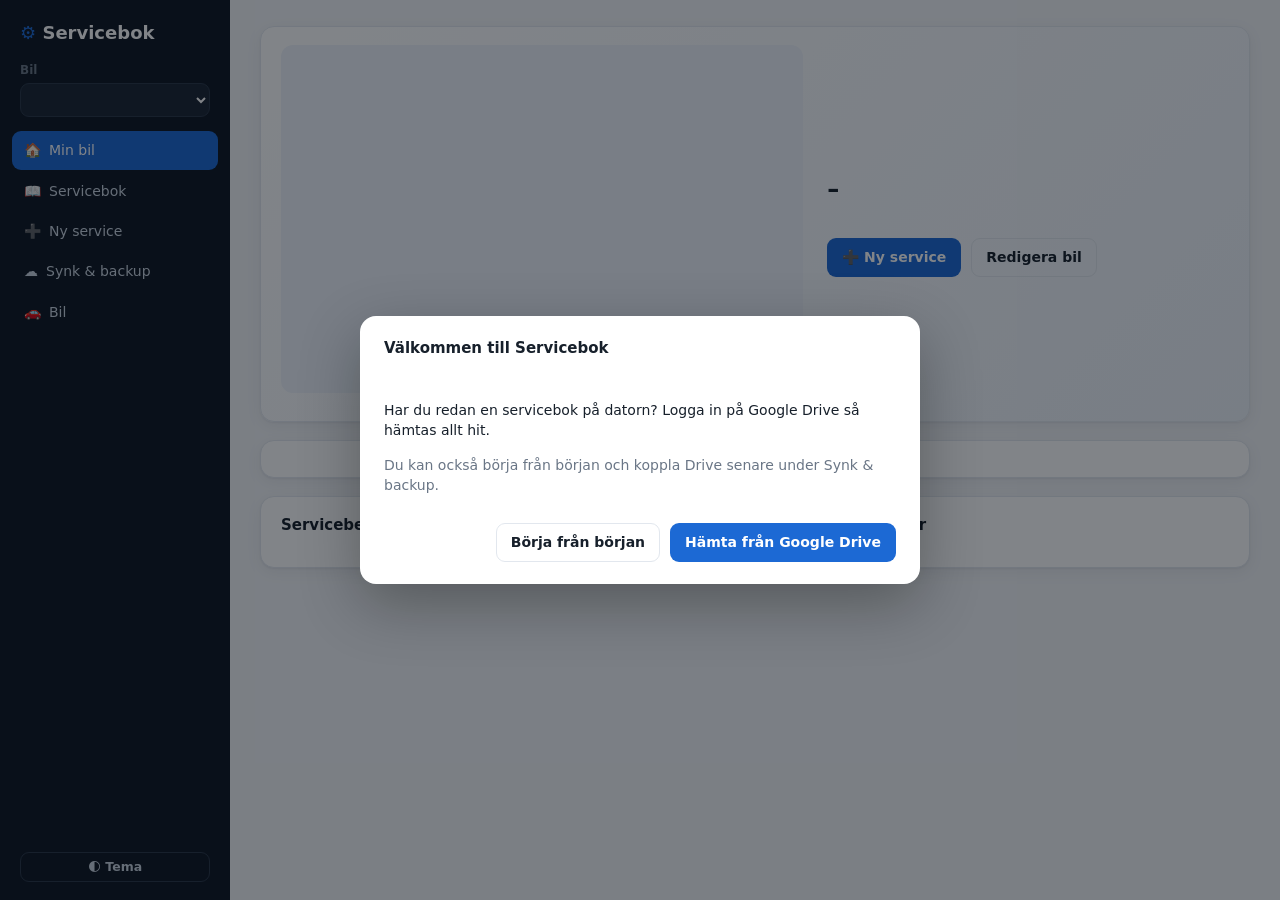
<file: index.html>
<!doctype html>
<html lang="sv">
<head>
<meta charset="utf-8">
<meta name="viewport" content="width=device-width, initial-scale=1, viewport-fit=cover">
<meta name="theme-color" content="#0f1722">
<meta name="apple-mobile-web-app-capable" content="yes">
<meta name="mobile-web-app-capable" content="yes">
<meta name="apple-mobile-web-app-title" content="Servicebok">
<meta name="apple-mobile-web-app-status-bar-style" content="black-translucent">
<title>Servicebok</title>
<link rel="manifest" href="manifest.webmanifest">
<link rel="apple-touch-icon" href="icons/apple-touch-icon.png">
<link rel="icon" href="icons/icon-192.png">
<link rel="stylesheet" href="style.css">
</head>
<body>
<aside class="sidebar">
  <div class="brand"><span class="logo">⚙</span> <span class="brand-name">Servicebok</span></div>
  <label class="car-picker">
    <span>Bil</span>
    <select id="carSelect"></select>
  </label>
  <nav id="nav">
    <a data-page="home" class="active"><i>🏠</i><span>Min bil</span></a>
    <a data-page="log"><i>📖</i><span>Servicebok</span></a>
    <a data-page="entry"><i>➕</i><span>Ny service</span></a>
    <a data-page="live" class="desktop-only"><i>🔌</i><span>Bilen live</span></a>
    <a data-page="explore" class="desktop-only"><i>🔎</i><span>Utforska</span></a>
    <a data-page="backup"><i>☁️</i><span>Synk & backup</span></a>
    <a data-page="car"><i>🚗</i><span>Bil</span></a>
  </nav>
  <div class="sidebar-foot">
    <div id="syncBadge" class="badge off" hidden>☁ Drive</div>
    <div id="connBadge" class="badge off desktop-only">Ej ansluten</div>
    <button id="themeBtn" class="ghost small">🌓 Tema</button>
  </div>
</aside>

<main id="main">
  <!-- MIN BIL -->
  <section id="page-home" class="page active">
    <div class="hero card">
      <div><div class="hero-img" id="heroImg"></div><div id="heroCredit" class="credit"></div></div>
      <div class="hero-info">
        <h1 id="heroName">–</h1>
        <div class="muted" id="heroModel"></div>
        <dl class="facts" id="heroFacts"></dl>
        <div class="row gap">
          <button class="primary" data-goto="entry">➕ Ny service</button>
          <button class="ghost" data-goto="car">Redigera bil</button>
        </div>
      </div>
    </div>
    <div class="card" id="regCard"></div>
    <div class="grid2">
      <div class="card">
        <h2>Servicebehov (CBS)</h2>
        <div id="cbsList" class="cbs"></div>
      </div>
      <div class="card">
        <h2>Senaste servicer</h2>
        <ol id="timeline" class="timeline"></ol>
      </div>
    </div>
  </section>

  <!-- SERVICEBOK -->
  <section id="page-log" class="page">
    <div class="page-head">
      <h1>Servicebok</h1>
      <input id="logSearch" type="search" placeholder="Sök…">
      <button class="primary" data-goto="entry">➕ Ny service</button>
    </div>
    <div id="logList" class="entries"></div>
  </section>

  <!-- NY/REDIGERA SERVICE -->
  <section id="page-entry" class="page">
    <div class="page-head"><h1 id="entryTitle">Ny service</h1></div>
    <form id="entryForm" class="card form">
      <div class="grid3">
        <label>Datum<input type="date" name="date" required></label>
        <label>Mätarställning (km)<input type="number" name="km" min="0" step="1"></label>
        <label>Utfört av<input name="performed_by" placeholder="T.ex. Egen service"></label>
      </div>
      <label>Åtgärder</label>
      <div id="typeChips" class="chips"></div>
      <div class="grid2">
        <label>Delar / artikelnummer<textarea name="parts" rows="3" placeholder="Olja 5W-30 LL-04 6,5 l, oljefilter 11428575211 …"></textarea></label>
        <label>Anteckningar<textarea name="notes" rows="3"></textarea></label>
      </div>
      <div class="grid3">
        <label>Kostnad (kr)<input type="number" name="cost" min="0" step="0.01"></label>
        <label>Status i bilen<select name="car_status"></select></label>
      </div>
      <label>Kvitton, bilder och dokument</label>
      <div class="row gap wrap">
        <button type="button" class="primary" id="btnCamera">📷 Fota kvitto</button>
        <button type="button" class="ghost" id="pickFiles2">📎 Välj filer</button>
        <input type="file" id="cameraInput" accept="image/*" capture="environment" hidden>
      </div>
      <div id="dropZone" class="drop desktop-only">
        <div>Dra och släpp filer här, eller <button type="button" id="pickFiles" class="link">välj filer</button></div>
      </div>
      <input type="file" id="fileInput" multiple hidden>
      <div id="attList" class="thumbs"></div>
      <div class="row gap end">
        <button type="button" class="danger ghost" id="entryDelete" hidden>Ta bort</button>
        <span class="spacer"></span>
        <button type="button" class="ghost" data-goto="log">Avbryt</button>
        <button type="submit" class="primary">Spara</button>
      </div>
    </form>
  </section>

  <!-- BILEN LIVE -->
  <section id="page-live" class="page">
    <div class="page-head"><h1>Bilen live</h1></div>
    <div class="card">
      <p class="muted">Anslut ENET-kabeln och slå på tändningen (motorn av, gärna med batteriladdare).
        Börja alltid med <b>Läs bilen</b>. Varje läsning sparas som en ögonblicksbild.</p>
      <div class="row gap">
        <button class="primary" id="btnConnect">🔌 Anslut via ENET</button>
        <button class="ghost" id="btnDemo">🧪 Demoläge</button>
        <button class="ghost" id="btnDisconnect">Koppla från</button>
        <span class="spacer"></span>
        <button class="primary" id="btnRead" disabled>📥 Läs bilen</button>
      </div>
      <div id="liveMsg" class="msg"></div>
    </div>
    <div id="liveResult"></div>
  </section>

  <!-- UTFORSKA -->
  <section id="page-explore" class="page">
    <div class="page-head"><h1>Utforska styrenheter</h1></div>
    <div class="card">
      <p class="muted">Här hittar du vilka EDIABAS-jobb din bil har för servicehistorik och CBS. Endast
        läsjobb kan köras. Fyll sedan i rätt namn i profilfilen (<code>profiles/…json</code>).</p>
      <div class="row gap">
        <input id="sgbdPattern" value="cas4* d_cas* kombi* d_kombi* fem* d_fem*" style="flex:1">
        <button class="ghost" id="btnSgbd">Lista SGBD</button>
      </div>
      <div class="row gap wrap" id="sgbdList"></div>
    </div>
    <div class="grid2">
      <div class="card">
        <div class="row gap">
          <h2 style="flex:1">Jobb <span id="jobSgbd" class="muted"></span></h2>
          <input id="jobFilter" placeholder="Filter, t.ex. SERVICE|HISTORIE|CBS" value="SERVICE|HIST|CBS|KILOMETER|FA_|FG_">
        </div>
        <div id="jobList" class="joblist"></div>
      </div>
      <div class="card">
        <div class="row gap">
          <h2 style="flex:1">Resultat <span id="resTitle" class="muted"></span></h2>
          <input id="jobArgs" placeholder="Argument (valfritt)">
          <button class="ghost small" id="btnSaveRes">Spara</button>
        </div>
        <pre id="jobResult" class="pre"></pre>
      </div>
    </div>
  </section>

  <!-- BACKUP -->
  <section id="page-backup" class="page">
    <div class="page-head"><h1>Synk & backup</h1></div>
    <div class="card" id="driveCard">
      <h2>☁️ Google Drive</h2>
      <p class="muted">Synkar serviceboken, kvitton och bilder mellan datorn och mobilen via en mapp
        <b>Servicebok</b> i din Google Drive. Appen ser bara filer den själv har skapat.</p>
      <div id="driveStatus" class="msg"></div>
      <div class="row gap wrap">
        <button class="primary" id="btnDriveConnect">Logga in på Google</button>
        <button class="primary" id="btnDriveSync" hidden>🔄 Synka nu</button>
        <button class="ghost" id="btnDriveDisconnect" hidden>Logga ut</button>
      </div>
      <details style="margin-top:12px">
        <summary class="muted">Google-inställningar (görs en gång – se README)</summary>
        <form id="googleForm" class="form" style="margin-top:10px">
          <label>Webbklient-ID (för mobilen)<input name="google_web_client_id" placeholder="xxxx.apps.googleusercontent.com"></label>
          <label class="desktop-only">Skrivbordsklient-ID<input name="google_client_id" placeholder="xxxx.apps.googleusercontent.com"></label>
          <label class="desktop-only">Skrivbordsklient-hemlighet<input name="google_client_secret" type="password"></label>
          <button class="ghost" type="submit">Spara</button>
        </form>
      </details>
    </div>
    <div class="grid2">
      <div class="card">
        <h2>💾 Säkerhetskopia</h2>
        <p class="muted">Allt: poster, kvitton, bilder och ögonblicksbilder av bilen i en zip-fil.
          Fungerar även utan Google Drive. <b>Importera</b> slår ihop med det du har – inget skrivs över.</p>
        <div class="row gap wrap">
          <button class="primary" id="btnBackup">Skapa backup…</button>
          <button class="ghost" id="btnImport">Importera backup…</button>
        </div>
        <div id="backupMsg" class="msg"></div>
      </div>
      <div class="card">
        <h2>📄 Servicebok som PDF</h2>
        <p class="muted">Snygg utskrift med alla poster och kvittobilder, t.ex. vid försäljning.</p>
        <button class="primary" id="btnPdf">Exportera PDF…</button>
        <div id="pdfMsg" class="msg"></div>
      </div>
    </div>
    <div class="card desktop-only"><h2>Datamapp</h2><code id="dataDir"></code>
      <button class="ghost small" id="btnOpenData">Öppna mappen</button></div>
  </section>

  <!-- BILINSTÄLLNINGAR -->
  <section id="page-car" class="page">
    <div class="page-head"><h1 id="carTitle">Bil</h1>
      <button class="ghost" id="btnNewCar">➕ Lägg till bil</button></div>
    <div class="grid2">
      <form id="carForm" class="card form">
        <div class="grid2">
          <label>Namn<input name="name" placeholder="T.ex. Familjebilen"></label>
          <label>Registreringsnummer<input name="regnr" maxlength="10" placeholder="ABC123" style="text-transform:uppercase"></label>
        </div>
        <div class="row gap">
          <label style="flex:1">VIN<input name="vin" maxlength="17" placeholder="17 tecken"></label>
          <button type="button" class="ghost" id="btnDecode" style="align-self:end">Avkoda</button>
        </div>
        <div id="vinInfo" class="msg"></div>
        <div class="grid2">
          <label>Chassi<select name="chassis"></select></label>
          <label class="suggest-wrap">Modell<input name="model" autocomplete="off" placeholder="Skriv t.ex. 325i touring, E30, 530d, M3"><div id="modelSuggest" class="suggest" hidden></div></label>
          <label>Årsmodell<input type="number" name="year"></label>
          <label class="suggest-wrap">Färg (kod)<input name="paint_code" autocomplete="off" placeholder="Kod eller namn, t.ex. 475 eller titansilber"><div id="paintSuggest" class="suggest" hidden></div><small id="paintInfo" class="paint-info"></small></label>
          <label>Mätarställning (km)<input type="number" name="mileage"></label>
          <label>Nästa besiktning senast<input type="date" name="next_inspection"></label>
          <label class="desktop-only">Bilkommunikation<select name="profile"></select></label>
        </div>
        <div class="row gap end">
          <button type="button" class="danger ghost" id="btnDeleteCar">Ta bort bil</button>
          <span class="spacer"></span>
          <button type="submit" class="primary">Spara bil</button>
        </div>
      </form>
      <div class="card">
        <h2>Bild</h2>
        <div id="carPreview" class="hero-img small"></div>
        <div id="photoCredit" class="credit"></div>
        <div class="row gap wrap">
          <button class="primary" id="btnFindPhoto">🔍 Hämta bild på riktig bil</button>
          <button class="ghost" id="btnPhoto">📷 Eget foto</button>
          <button class="ghost" id="btnPhotoRemove">Ta bort bild</button>
          <input type="file" id="photoInput" accept="image/*" hidden>
        </div>
        <div id="photoResults" class="photo-grid"></div>
        <h2 style="margin-top:24px">Fordonsdata från registret</h2>
        <p class="muted" style="margin-top:0">Med en API-nyckel från <a href="https://biluppgifter.se/produkter/" target="_blank">Biluppgifter.se</a>
          (betaltjänst, kontakta info@biluppgifter.se) hämtas besiktning, ägarbyten och historik automatiskt via registreringsnumret.
          Utan nyckel finns genvägar till Transportstyrelsen och Biluppgifter på startsidan.</p>
        <form id="regForm" class="form">
          <label>API-nyckel (Biluppgifter)<input name="biluppgifter_api_key" type="password" autocomplete="off"></label>
          <button class="ghost" type="submit">Spara nyckel</button>
        </form>
        <h2 style="margin-top:24px" class="desktop-only">Programinställningar</h2>
        <form id="cfgForm" class="form desktop-only">
          <label>EDIABAS-mapp<input name="ediabas_dir"></label>
          <label>32-bitars Python (python.exe)<input name="python32" placeholder="C:\Python312-32\python.exe"></label>
          <button class="ghost" type="submit">Spara inställningar</button>
        </form>
      </div>
    </div>
  </section>
</main>

<div id="modal" class="modal" hidden>
  <div class="modal-box">
    <h2 id="modalTitle"></h2>
    <div id="modalBody"></div>
    <div class="row gap end">
      <button class="ghost" id="modalCancel">Avbryt</button>
      <button class="primary" id="modalOk">OK</button>
    </div>
  </div>
</div>
<div id="viewer" class="viewer" hidden><img id="viewerImg"></div>
<div id="toast" class="toast"></div>

<script src="config.js"></script>
<script src="vin_data.js"></script>
<script src="vendor/jszip.min.js"></script>
<script src="webstore.js"></script>
<script src="paste_parser.js"></script>
<script src="app.js"></script>
</body>
</html>
</file>
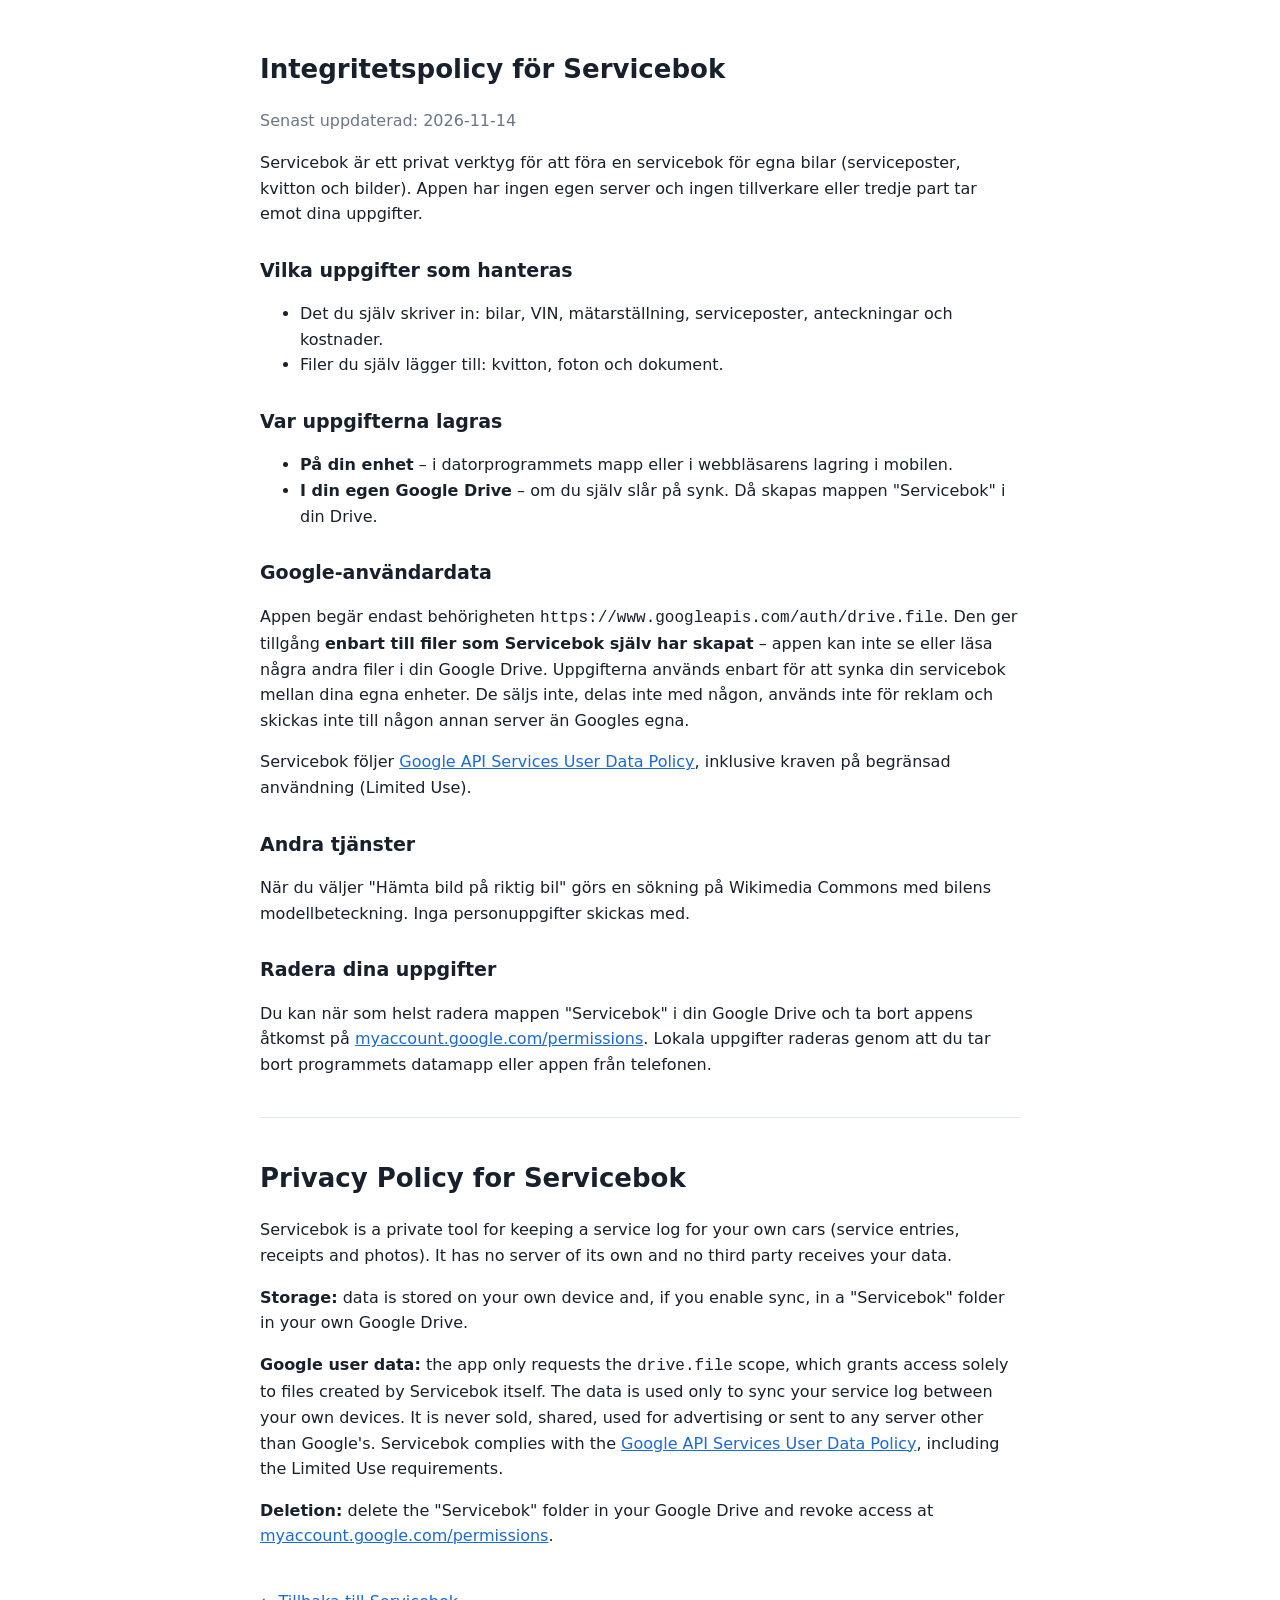
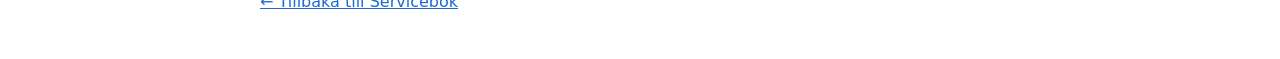
<file: privacy.html>
<!doctype html>
<html lang="sv">
<head>
<meta charset="utf-8">
<meta name="viewport" content="width=device-width, initial-scale=1">
<title>Servicebok – Integritetspolicy / Privacy Policy</title>
<style>
  body { font: 16px/1.6 system-ui, "Segoe UI", sans-serif; max-width: 760px; margin: 0 auto; padding: 32px 20px; color: #17202b; }
  h1 { font-size: 26px; } h2 { font-size: 19px; margin-top: 28px; }
  .muted { color: #6a7686; } hr { margin: 40px 0; border: 0; border-top: 1px solid #e2e7ee; }
  a { color: #1c69d4; }
</style>
</head>
<body>
<h1>Integritetspolicy för Servicebok</h1>
<p class="muted">Senast uppdaterad: 2026-11-14</p>

<p>Servicebok är ett privat verktyg för att föra en servicebok för egna bilar (serviceposter, kvitton och bilder).
Appen har ingen egen server och ingen tillverkare eller tredje part tar emot dina uppgifter.</p>

<h2>Vilka uppgifter som hanteras</h2>
<ul>
  <li>Det du själv skriver in: bilar, VIN, mätarställning, serviceposter, anteckningar och kostnader.</li>
  <li>Filer du själv lägger till: kvitton, foton och dokument.</li>
</ul>

<h2>Var uppgifterna lagras</h2>
<ul>
  <li><b>På din enhet</b> – i datorprogrammets mapp eller i webbläsarens lagring i mobilen.</li>
  <li><b>I din egen Google Drive</b> – om du själv slår på synk. Då skapas mappen "Servicebok" i din Drive.</li>
</ul>

<h2>Google-användardata</h2>
<p>Appen begär endast behörigheten <code>https://www.googleapis.com/auth/drive.file</code>. Den ger tillgång
<b>enbart till filer som Servicebok själv har skapat</b> – appen kan inte se eller läsa några andra filer i din Google Drive.
Uppgifterna används enbart för att synka din servicebok mellan dina egna enheter. De säljs inte, delas inte med någon,
används inte för reklam och skickas inte till någon annan server än Googles egna.</p>
<p>Servicebok följer <a href="https://developers.google.com/terms/api-services-user-data-policy">Google API Services User Data Policy</a>,
inklusive kraven på begränsad användning (Limited Use).</p>

<h2>Andra tjänster</h2>
<p>När du väljer "Hämta bild på riktig bil" görs en sökning på Wikimedia Commons med bilens modellbeteckning.
Inga personuppgifter skickas med.</p>

<h2>Radera dina uppgifter</h2>
<p>Du kan när som helst radera mappen "Servicebok" i din Google Drive och ta bort appens åtkomst på
<a href="https://myaccount.google.com/permissions">myaccount.google.com/permissions</a>.
Lokala uppgifter raderas genom att du tar bort programmets datamapp eller appen från telefonen.</p>

<hr>

<h1>Privacy Policy for Servicebok</h1>
<p>Servicebok is a private tool for keeping a service log for your own cars (service entries, receipts and photos).
It has no server of its own and no third party receives your data.</p>
<p><b>Storage:</b> data is stored on your own device and, if you enable sync, in a "Servicebok" folder in your own Google Drive.</p>
<p><b>Google user data:</b> the app only requests the <code>drive.file</code> scope, which grants access solely to files created by
Servicebok itself. The data is used only to sync your service log between your own devices. It is never sold, shared, used for
advertising or sent to any server other than Google's. Servicebok complies with the
<a href="https://developers.google.com/terms/api-services-user-data-policy">Google API Services User Data Policy</a>, including the Limited Use requirements.</p>
<p><b>Deletion:</b> delete the "Servicebok" folder in your Google Drive and revoke access at
<a href="https://myaccount.google.com/permissions">myaccount.google.com/permissions</a>.</p>

<p class="muted" style="margin-top:40px"><a href="./">← Tillbaka till Servicebok</a></p>
</body>
</html>
</file>
<file: style.css>
:root {
  --bg: #f3f5f8; --panel: #ffffff; --side: #0f1722; --side-text: #c9d3df;
  --text: #17202b; --muted: #6a7686; --line: #e2e7ee; --accent: #1c69d4; --accent-2: #0b4fae;
  --ok: #1f9d55; --warn: #e3a008; --bad: #d64545; --chip: #eef3fa;
  --radius: 14px; --shadow: 0 1px 2px rgba(16,24,40,.05), 0 4px 16px rgba(16,24,40,.06);
}
:root.dark {
  --bg: #0d1218; --panel: #161e28; --side: #0a0f15; --side-text: #aab6c4;
  --text: #e7edf4; --muted: #8b97a6; --line: #253140; --chip: #1e2a38;
  --shadow: 0 1px 2px rgba(0,0,0,.3), 0 4px 16px rgba(0,0,0,.25);
}
* { box-sizing: border-box; }
[hidden] { display: none !important; }
html, body { margin: 0; height: 100%; }
body { display: flex; font: 14px/1.45 "Segoe UI Variable Text", "Segoe UI", system-ui, sans-serif;
  background: var(--bg); color: var(--text); }
h1 { font-size: 24px; margin: 0; font-weight: 650; letter-spacing: -.01em; }
h2 { font-size: 15px; margin: 0 0 12px; font-weight: 650; }
code { font-family: "Cascadia Mono", Consolas, monospace; font-size: 12.5px; }
.muted { color: var(--muted); }
a { color: var(--accent); }
nav a { color: inherit; }
td:first-child { white-space: nowrap; }

/* Sidomeny */
.sidebar { width: 230px; flex: none; background: var(--side); color: var(--side-text);
  display: flex; flex-direction: column; padding: 18px 12px; gap: 14px; }
.brand { font-size: 18px; font-weight: 700; color: #fff; padding: 2px 8px; }
.logo { color: var(--accent); }
.car-picker { display: flex; flex-direction: column; gap: 4px; padding: 0 8px; font-size: 12px; }
.car-picker select { background: #1b2533; color: #fff; border: 1px solid #2a3647; }
nav { display: flex; flex-direction: column; gap: 2px; }
nav a { padding: 9px 12px; border-radius: 9px; cursor: pointer; user-select: none; }
nav a:hover { background: #1a2431; color: #fff; }
nav a.active { background: var(--accent); color: #fff; }
.sidebar-foot { margin-top: auto; display: flex; flex-direction: column; gap: 8px; padding: 0 8px; }

main { flex: 1; overflow: auto; padding: 26px 30px; }
.page { display: none; flex-direction: column; gap: 18px; max-width: 1200px; }
.page.active { display: flex; }
.page-head { display: flex; align-items: center; gap: 12px; }
.page-head h1 { flex: 1; }
.card { background: var(--panel); border: 1px solid var(--line); border-radius: var(--radius);
  padding: 18px 20px; box-shadow: var(--shadow); }
.grid2 { display: grid; grid-template-columns: repeat(auto-fit, minmax(340px, 1fr)); gap: 18px; }
.grid3 { display: grid; grid-template-columns: repeat(auto-fit, minmax(200px, 1fr)); gap: 14px; }
.row { display: flex; align-items: center; }
.row.wrap { flex-wrap: wrap; } .gap { gap: 10px; } .end { justify-content: flex-end; }
.spacer { flex: 1; }

/* Formulär */
.form { display: flex; flex-direction: column; gap: 14px; }
label { display: flex; flex-direction: column; gap: 5px; font-size: 12.5px; color: var(--muted); font-weight: 550; }
input, select, textarea { font: inherit; color: var(--text); background: var(--panel);
  border: 1px solid var(--line); border-radius: 9px; padding: 8px 10px; outline: none; }
input:focus, select:focus, textarea:focus { border-color: var(--accent); box-shadow: 0 0 0 3px rgba(28,105,212,.15); }
input[type=color] { padding: 2px; height: 38px; }
textarea { resize: vertical; }
button { font: inherit; font-weight: 600; border-radius: 9px; padding: 8px 14px; cursor: pointer;
  border: 1px solid transparent; transition: .12s; }
button:disabled { opacity: .45; cursor: default; }
.primary { background: var(--accent); color: #fff; }
.primary:hover:not(:disabled) { background: var(--accent-2); }
.ghost { background: transparent; color: var(--text); border-color: var(--line); }
.ghost:hover:not(:disabled) { background: var(--chip); }
.sidebar .ghost { color: var(--side-text); border-color: #2a3647; }
.danger { color: var(--bad) !important; }
.small { padding: 5px 10px; font-size: 12.5px; }
.link { background: none; border: none; color: var(--accent); padding: 0; text-decoration: underline; }

/* Hero */
.hero { display: grid; grid-template-columns: minmax(320px, 1.3fr) 1fr; gap: 24px; align-items: center;
  background: linear-gradient(135deg, var(--panel), var(--chip)); }
.hero-img { width: 100%; aspect-ratio: 600/230; display: flex; align-items: center; justify-content: center; }
.hero-img.small { margin-bottom: 12px; }
.hero-img img { width: 100%; height: 100%; object-fit: cover; border-radius: 12px; }
.hero-img { aspect-ratio: 3/2; background: var(--chip); border-radius: 12px; overflow: hidden; }
.no-photo { color: var(--muted); text-align: center; padding: 20px; font-size: 13px; }
.no-photo b { display: block; font-size: 34px; margin-bottom: 6px; }
.credit { font-size: 11px; color: var(--muted); margin: 4px 0 10px; }
.photo-grid { display: grid; grid-template-columns: repeat(auto-fill, minmax(140px, 1fr)); gap: 8px; margin-top: 12px; }
.photo-grid img { width: 100%; aspect-ratio: 3/2; object-fit: cover; border-radius: 8px; cursor: pointer; border: 2px solid transparent; }
.photo-grid img:hover { border-color: var(--accent); }
.facts { display: grid; grid-template-columns: auto 1fr; gap: 4px 16px; margin: 16px 0; }
.facts dt { color: var(--muted); } .facts dd { margin: 0; font-weight: 600; }

/* CBS */
.cbs { display: flex; flex-direction: column; gap: 12px; }
.cbs-row { display: grid; grid-template-columns: 150px 1fr 110px; gap: 10px; align-items: center; }
.bar { height: 10px; border-radius: 6px; background: var(--chip); overflow: hidden; }
.bar > div { height: 100%; border-radius: 6px; }
.cbs-row small { color: var(--muted); text-align: right; }

/* Tidslinje */
.timeline { list-style: none; margin: 0; padding: 0 0 0 14px; border-left: 2px solid var(--line); }
.timeline li { position: relative; padding: 0 0 14px 14px; cursor: pointer; }
.timeline li::before { content: ""; position: absolute; left: -21px; top: 4px; width: 12px; height: 12px;
  border-radius: 50%; background: var(--accent); border: 3px solid var(--panel); }
.timeline b { display: block; }

/* Poster */
.entries { display: flex; flex-direction: column; gap: 12px; }
.entry { display: grid; grid-template-columns: 120px 1fr auto; gap: 16px; align-items: start; cursor: pointer; }
.entry:hover { border-color: var(--accent); }
.entry .date { font-weight: 700; font-size: 15px; } .entry .km { color: var(--muted); }
.chips { display: flex; flex-wrap: wrap; gap: 6px; }
.chip { background: var(--chip); border: 1px solid var(--line); border-radius: 999px; padding: 4px 11px;
  font-size: 12.5px; user-select: none; }
.chips.select .chip { cursor: pointer; }
.chip.on { background: var(--accent); color: #fff; border-color: var(--accent); }
.badge { font-size: 11.5px; font-weight: 650; padding: 3px 9px; border-radius: 999px; display: inline-block; white-space: nowrap; }
.badge.ok { background: rgba(31,157,85,.15); color: var(--ok); }
.badge.warn { background: rgba(227,160,8,.18); color: #b07800; }
.badge.off { background: #2a3647; color: #aab6c4; }
.badge.bad { background: rgba(214,69,69,.15); color: var(--bad); }
.badge.info { background: rgba(28,105,212,.14); color: var(--accent); }
.mini-thumbs { display: flex; gap: 6px; margin-top: 8px; }
.mini-thumbs img { width: 46px; height: 46px; object-fit: cover; border-radius: 6px; border: 1px solid var(--line); }

/* Bilagor */
.drop { border: 2px dashed var(--line); border-radius: 12px; padding: 22px; text-align: center; color: var(--muted); }
.drop.over { border-color: var(--accent); background: var(--chip); }
.thumbs { display: flex; flex-wrap: wrap; gap: 10px; }
.thumb { width: 120px; border: 1px solid var(--line); border-radius: 10px; overflow: hidden; position: relative; background: var(--panel); }
.thumb .pic { height: 90px; display: flex; align-items: center; justify-content: center; background: var(--chip); font-size: 30px; cursor: pointer; }
.thumb .pic img { width: 100%; height: 100%; object-fit: cover; }
.thumb .name { font-size: 11px; padding: 4px 6px; white-space: nowrap; overflow: hidden; text-overflow: ellipsis; }
.thumb .x { position: absolute; top: 4px; right: 4px; background: rgba(0,0,0,.55); color: #fff;
  border: none; border-radius: 50%; width: 22px; height: 22px; padding: 0; font-size: 12px; }

/* Utforska */
.joblist { max-height: 420px; overflow: auto; display: flex; flex-direction: column; }
.joblist div { padding: 6px 8px; border-radius: 7px; cursor: pointer; font-family: "Cascadia Mono", Consolas, monospace; font-size: 12.5px; }
.joblist div:hover { background: var(--chip); }
.joblist div.write { color: var(--muted); }
.pre { max-height: 420px; overflow: auto; background: var(--chip); border-radius: 9px; padding: 10px; font-size: 12px; margin: 0; white-space: pre-wrap; }

/* Live */
.msg { margin-top: 10px; font-size: 13px; }
.msg.err { color: var(--bad); } .msg.ok { color: var(--ok); }
table { width: 100%; border-collapse: collapse; }
td, th { text-align: left; padding: 7px 8px; border-bottom: 1px solid var(--line); font-size: 13px; }
th { color: var(--muted); font-weight: 600; }
.alert { border-left: 4px solid var(--warn); }
.alert.bad { border-left-color: var(--bad); }

/* Modal, bildvisare, toast */
.modal { position: fixed; inset: 0; background: rgba(5,10,18,.5); display: flex; align-items: center; justify-content: center; z-index: 50; }
.modal[hidden], .viewer[hidden] { display: none; }
.modal-box { background: var(--panel); border-radius: 16px; padding: 22px 24px; width: min(560px, 92vw); box-shadow: 0 20px 60px rgba(0,0,0,.3); display: flex; flex-direction: column; gap: 14px; }
.viewer { position: fixed; inset: 0; background: rgba(0,0,0,.85); display: flex; align-items: center; justify-content: center; z-index: 60; cursor: zoom-out; }
.viewer img { max-width: 92vw; max-height: 92vh; border-radius: 8px; }
.toast { position: fixed; bottom: 22px; left: 50%; transform: translateX(-50%) translateY(80px); background: #17202b; color: #fff;
  padding: 10px 18px; border-radius: 10px; transition: .25s; z-index: 70; opacity: 0; }
.toast.show { transform: translateX(-50%); opacity: 1; }
.empty { color: var(--muted); text-align: center; padding: 30px; }

/* Meny-ikoner */
nav a i { font-style: normal; margin-right: 8px; }
body.web .desktop-only { display: none !important; }

/* ---------------------------------------------------------- Mobil */
@media (max-width: 800px) {
  body { flex-direction: column; font-size: 15px; }
  .sidebar { width: 100%; flex-direction: row; align-items: center; padding: 10px 14px;
    padding-top: max(10px, env(safe-area-inset-top)); gap: 10px; }
  .brand { font-size: 20px; padding: 0; white-space: nowrap; }
  .brand-name { display: none; }
  .car-picker { flex-direction: row; align-items: center; flex: 1; padding: 0; min-width: 0; }
  .car-picker span { display: none; }
  .car-picker select { width: 100%; padding: 6px 8px; }
  .sidebar-foot { margin: 0; padding: 0; flex-direction: row; }
  #themeBtn { display: none; }
  nav { position: fixed; left: 0; right: 0; bottom: 0; z-index: 40; flex-direction: row; gap: 0;
    background: var(--side); border-top: 1px solid #1f2a38; padding: 4px 4px max(6px, env(safe-area-inset-bottom)); }
  nav a { flex: 1; display: flex; flex-direction: column; align-items: center; gap: 1px; padding: 6px 2px;
    font-size: 10.5px; border-radius: 10px; text-align: center; }
  nav a i { margin: 0; font-size: 20px; line-height: 1.2; }
  nav a.active { background: transparent; color: #fff; }
  nav a.active i { transform: scale(1.12); }
  nav a.active span { color: #6aa5ff; font-weight: 650; }
  main { padding: 16px 12px 96px; }
  .page { gap: 14px; }
  .page-head { flex-wrap: wrap; }
  .page-head h1 { font-size: 21px; }
  #logSearch { order: 3; flex-basis: 100%; }
  .card { padding: 14px; }
  .grid2, .grid3 { grid-template-columns: 1fr; gap: 12px; }
  .hero { grid-template-columns: 1fr; gap: 12px; }
  .entry { grid-template-columns: 1fr auto; gap: 8px 12px; }
  .entry > div:nth-child(2) { grid-column: 1 / -1; grid-row: 2; }
  .cbs-row { grid-template-columns: 110px 1fr 84px; gap: 8px; }
  input, select, textarea { font-size: 16px; }   /* hindrar iOS från att zooma */
  button { padding: 10px 14px; }
  .row.end { flex-wrap: wrap; }
  .thumb { width: calc(33% - 7px); }
  .toast { bottom: 90px; width: max-content; max-width: 90vw; text-align: center; }
  table { font-size: 12.5px; }
}

/* ---------------------------------------------------------- Utskrift (PDF i mobilen) */
#printView { display: none; }
@media print {
  body.printing > *:not(#printView) { display: none !important; }
  body.printing { display: block; background: #fff; color: #000; }
  body.printing #printView { display: block; font: 11pt/1.4 system-ui, sans-serif; }
  #printView table { border-collapse: collapse; width: 100%; }
  #printView td, #printView th { border-bottom: 1px solid #ccc; padding: 4px 6px; font-size: 10pt; }
  #printView .pb { page-break-before: always; }
  #printView img { max-width: 100%; max-height: 16cm; }
  #printView figure { margin: 8px 0; }
}

/* Modellförslag */
.suggest-wrap { position: relative; }
.suggest { position: absolute; top: 100%; left: 0; right: 0; z-index: 30; margin-top: 4px; background: var(--panel);
  border: 1px solid var(--line); border-radius: 10px; box-shadow: 0 10px 30px rgba(0,0,0,.18); max-height: 320px; overflow: auto; }
.suggest div { padding: 8px 12px; cursor: pointer; color: var(--text); font-weight: 400; display: flex; gap: 8px; align-items: baseline; }
.suggest div b { min-width: 52px; }
.suggest div .yrs { margin-left: auto; color: var(--muted); font-size: 12px; white-space: nowrap; }
.suggest div.on, .suggest div:hover { background: var(--chip); }

.swatch { display: inline-block; width: 16px; height: 16px; border-radius: 4px; border: 1px solid rgba(0,0,0,.25); flex: none; align-self: center; }
.paint-info { display: flex; gap: 6px; align-items: center; font-weight: 400; min-height: 18px; }

/* Besiktning & register */
.reg-top { display: flex; align-items: center; gap: 16px; flex-wrap: wrap; }
.plate { font: 700 20px/1 "Segoe UI", system-ui, sans-serif; letter-spacing: .08em; background: #fff; color: #111;
  border: 2px solid #111; border-left: 14px solid #1d4ea3; border-radius: 6px; padding: 6px 12px; white-space: nowrap; }
.due { display: flex; flex-direction: column; }
.due b { font-size: 18px; }
.reg-facts { display: grid; grid-template-columns: repeat(auto-fill, minmax(140px, 1fr)); gap: 8px 18px; margin: 14px 0 6px; }
.reg-facts div { display: flex; flex-direction: column; font-size: 13px; }
.reg-facts span { color: var(--muted); font-size: 12px; }
.hist { margin: 8px 0 0; padding: 0; list-style: none; }
.hist li { padding: 6px 0; border-bottom: 1px solid var(--line); font-size: 13px; display: flex; gap: 12px; }
.hist li b { min-width: 88px; }
.reg-links { display: flex; flex-wrap: wrap; gap: 8px; margin-top: 12px; }
.reg-links a, .reg-links button { text-decoration: none; }
.paste-box { width: 100%; min-height: 150px; font-size: 13px; }
.paste-preview table { margin-top: 6px; } .paste-preview td:first-child { color: var(--muted); }
.modal-box { max-height: 90vh; overflow: auto; }
</file>
